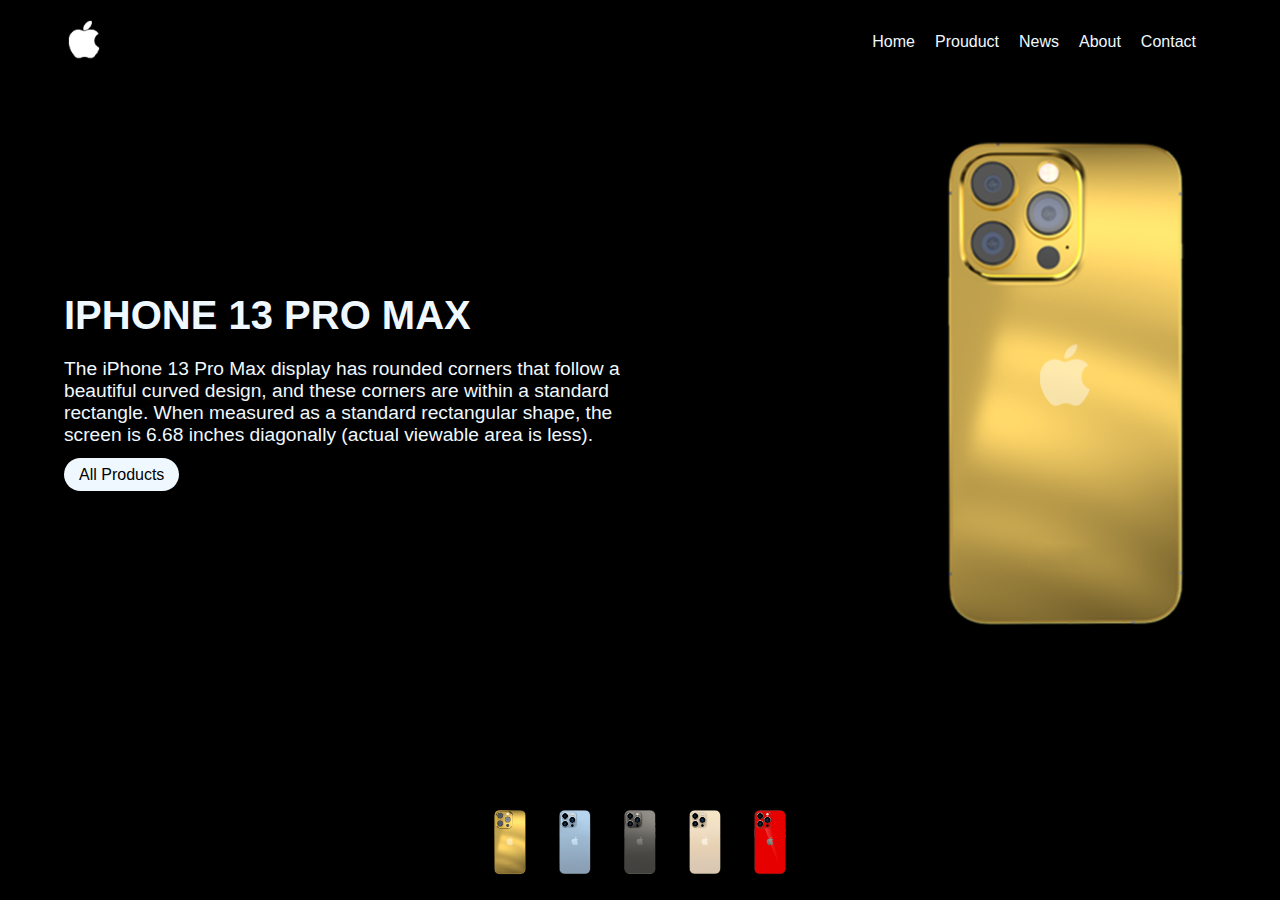
<file: index.html>
<!DOCTYPE html>
<html lang="en">
<head>
    <meta charset="UTF-8">
    <meta name="viewport" content="width=device-width, initial-scale=1.0">
    <meta http-equiv="X-UA-Compatible" content="ie=edge">
    <link rel="stylesheet" href="Apple Store Online.css">
    <title>Apple Store Online</title>
</head>
<body>
    <div class="container">
        <header>
            <a href="#"><img src="logo.png" alt="Apple Logo" class="logo"></a>
            <ul>
                <li><a href="#">Home</a></li>
                <li><a href="#">Prouduct</a></li>
                <li><a href="#">News</a></li>
                <li><a href="#">About</a></li>
                <li><a href="#">Contact</a></li>

            </ul>
        </header>
        <div class="content">
            <div class="text">
                <h2>iphone 13 pro max</h2>
                <p>The iPhone 13 Pro Max display has rounded corners that follow a beautiful curved design,
                    and these corners are within a standard rectangle.
                    When measured as a standard rectangular shape,
                    the screen is 6.68 inches diagonally
                    (actual viewable area is less).
                </p>
                <a href="#">All Products</a>
            </div>
            <div class="image">
                <img class="img" src="0.png" alt="">
            </div>
        </div>
        <div class="icons">
            <img onclick="phones(this.src); colors('#000') "  src="0.png" alt="">
            <img onclick="phones(this.src); colors('#247ec8') "  src="1.png" alt="">
            <img onclick="phones(this.src); colors('#1e1e1e') "  src="2.png" alt="">
            <img onclick="phones(this.src); colors('#c79b53') "  src="3.png" alt="">
            <img onclick="phones(this.src); colors('#c82525') "  src="4.png" alt="">

        </div>
    </div>
    <script src="Apple Store Online.js"></script>
</body>
</html>
</file>
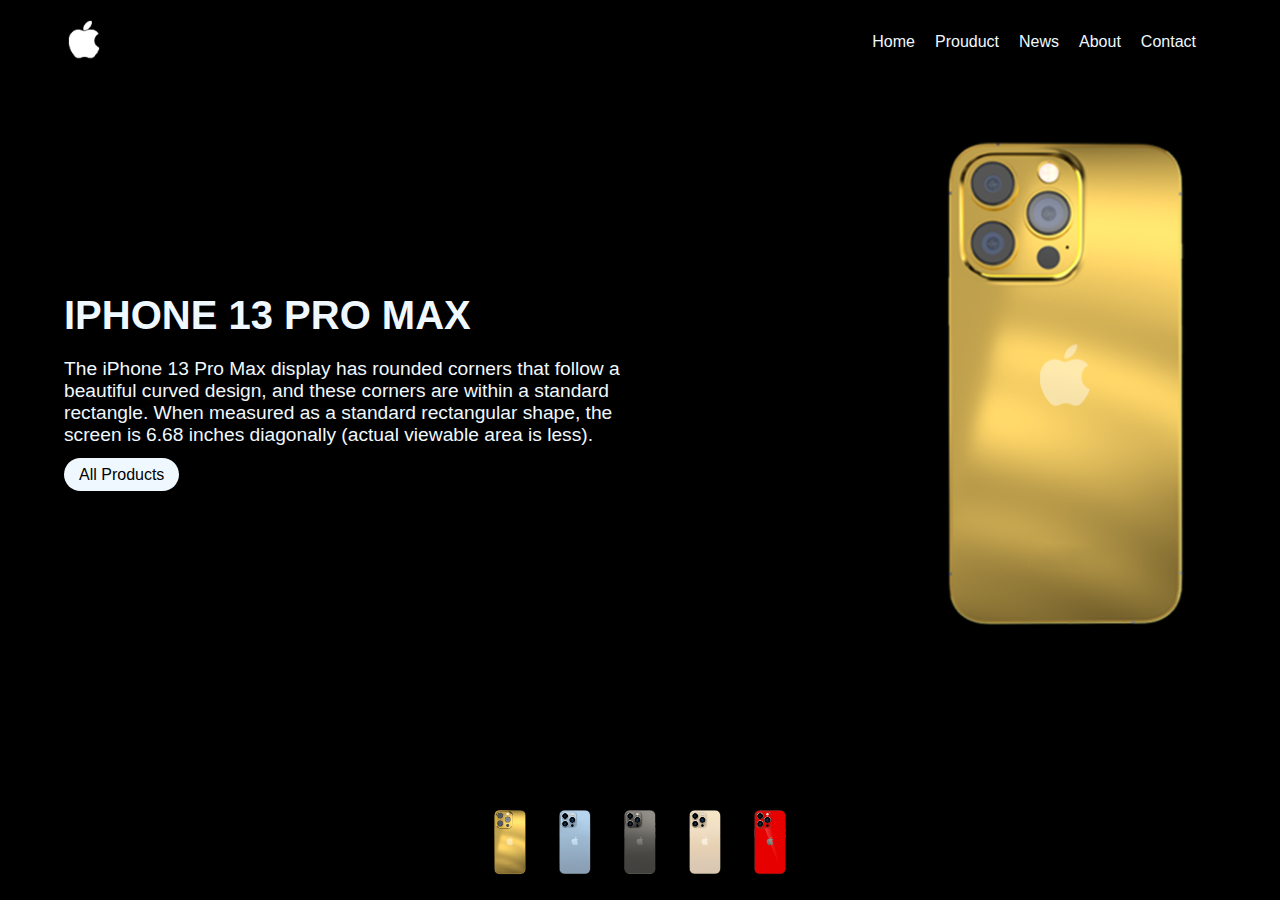
<file: Apple Store Online.html>
<!DOCTYPE html>
<html lang="en">
<head>
    <meta charset="UTF-8">
    <meta name="viewport" content="width=device-width, initial-scale=1.0">
    <meta http-equiv="X-UA-Compatible" content="ie=edge">
    <link rel="stylesheet" href="Apple Store Online.css">
    <title>Apple Store Online</title>
</head>
<body>
    <div class="container">
        <header>
            <a href="#"><img src="logo.png" alt="Apple Logo" class="logo"></a>
            <ul>
                <li><a href="#">Home</a></li>
                <li><a href="#">Prouduct</a></li>
                <li><a href="#">News</a></li>
                <li><a href="#">About</a></li>
                <li><a href="#">Contact</a></li>

            </ul>
        </header>
        <div class="content">
            <div class="text">
                <h2>iphone 13 pro max</h2>
                <p>The iPhone 13 Pro Max display has rounded corners that follow a beautiful curved design,
                    and these corners are within a standard rectangle.
                    When measured as a standard rectangular shape,
                    the screen is 6.68 inches diagonally
                    (actual viewable area is less).
                </p>
                <a href="#">All Products</a>
            </div>
            <div class="image">
                <img class="img" src="0.png" alt="">
            </div>
        </div>
        <div class="icons">
            <img onclick="phones(this.src); colors('#000') "  src="0.png" alt="">
            <img onclick="phones(this.src); colors('#247ec8') "  src="1.png" alt="">
            <img onclick="phones(this.src); colors('#1e1e1e') "  src="2.png" alt="">
            <img onclick="phones(this.src); colors('#c79b53') "  src="3.png" alt="">
            <img onclick="phones(this.src); colors('#c82525') "  src="4.png" alt="">

        </div>
    </div>
    <script src="Apple Store Online.js"></script>
</body>
</html>
</file>
<file: Apple Store Online.css>
* {
    padding: 0;
    margin: 0;
    box-sizing: border-box;
    font-family: Arial, sans-serif;
}

.container {
    background: black;
    min-height: 100vh;
    width: 100%;
    overflow: hidden;
    position: relative;
}

header {
    display: flex;
    justify-content: space-between;
    align-items: center;
    width: 90%;
    max-width: 1200px;
    margin: auto;
    padding: 20px 0;
}

.logo {
    width: 40px;
}

ul {
    list-style: none;
    display: flex;
    align-items: center;
    cursor: pointer;
}

ul li {
    margin-right: 20px;
}

ul li a {
    color: aliceblue;
    text-decoration: none;
}

.content {
    display: flex;
    justify-content: space-between;
    align-items: center;
    width: 90%;
    max-width: 1200px;
    margin: auto;
    padding: 20px 0;
}

.text {
    width: 50%;
    color: aliceblue;
}

.text h2 {
    font-size: 2.5em;
    text-transform: uppercase;
}

.text p {
    font-size: 1.2em;
    margin: 20px 0;
}

.text a {
    text-decoration: none;
    background: aliceblue;
    color: black;
    padding: 8px 15px;
    border-radius: 20px;
}

.image img {
    width: 100%;
    max-width: 300px;
}

.icons {
    position: absolute;
    bottom: 20px;
    left: 50%;
    transform: translateX(-50%);
    width: 80%;
    max-width: 300px;
    display: flex;
    justify-content: space-between;
}

.icons img {
    width: 40px;
    transition: transform 0.5s;
    cursor: pointer;
}

.icons img:hover {
    transform: scale(1.2);
}
</file>
